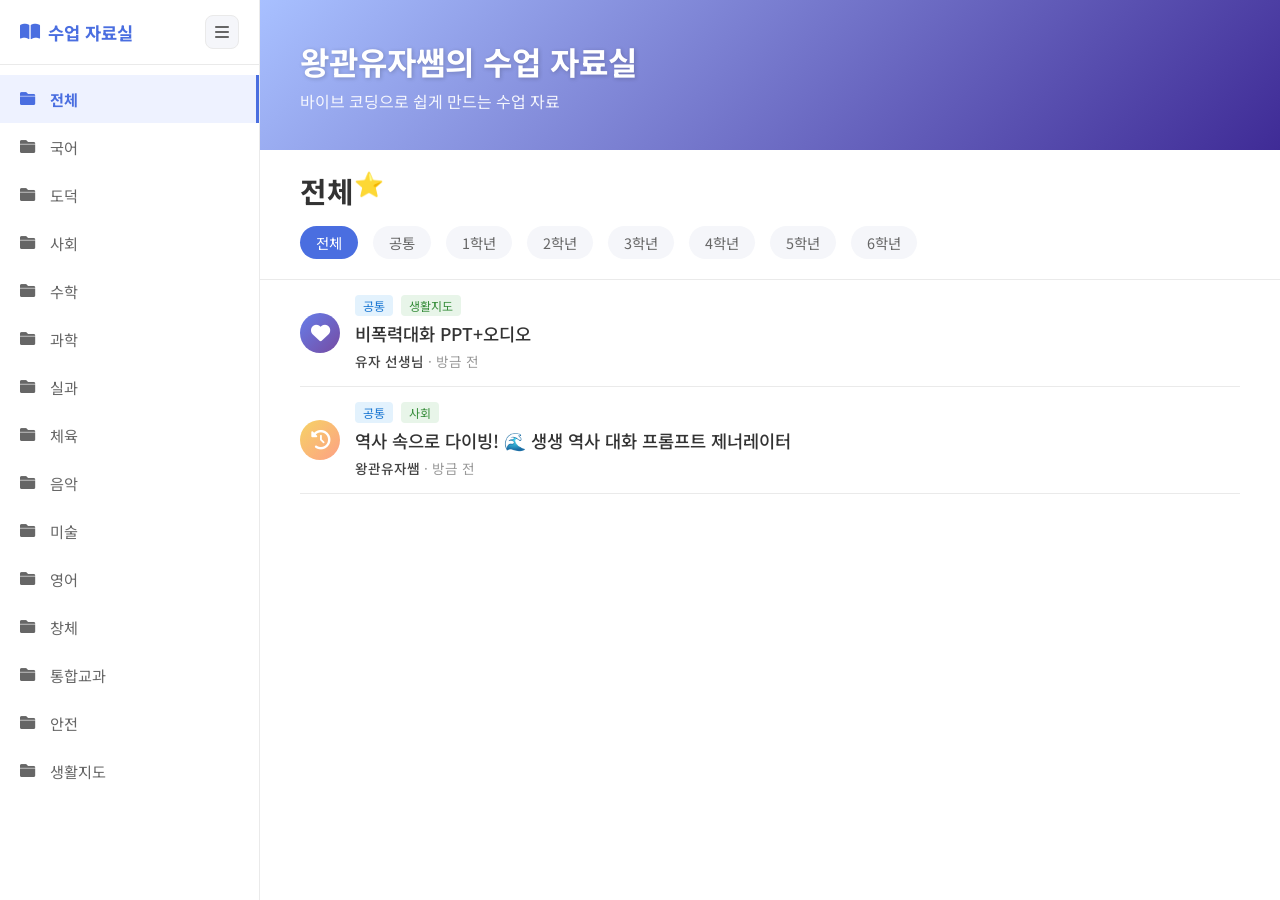
<file: index.html>
<!DOCTYPE html>
<html lang="ko">

<head>
    <meta charset="UTF-8">
    <meta name="viewport" content="width=device-width, initial-scale=1.0">
    <title>Yuja's Lesson Collection</title>
    <link rel="stylesheet" href="style.css">
    <link href="https://cdnjs.cloudflare.com/ajax/libs/font-awesome/6.0.0/css/all.min.css" rel="stylesheet">
    <link href="https://fonts.googleapis.com/css2?family=Noto+Sans+KR:wght@300;400;500;700&display=swap"
        rel="stylesheet">
</head>

<body>
    <div class="app-container">
        <!-- Sidebar -->
        <aside class="sidebar">
            <div class="sidebar-header">
                <h2 class="sidebar-title"><i class="fas fa-book-open"></i> <span>수업 자료실</span></h2>
                <button id="sidebar-toggle" class="sidebar-toggle"><i class="fas fa-bars"></i></button>
            </div>
            <ul class="nav-menu" id="subject-menu">
                <!-- JavaScript will populate this -->
            </ul>
        </aside>

        <!-- Main Content -->
        <main class="main-content">
            <!-- Top Banner -->
            <div class="top-banner">
                <div class="banner-content">
                    <h1>왕관유자쌤의 수업 자료실</h1>
                    <p>바이브 코딩으로 쉽게 만드는 수업 자료</p>
                </div>
            </div>

            <!-- Post List View -->
            <div id="post-list-view">
                <div class="content-header">
                    <h2 id="current-subject-title">전체</h2>
                    <div class="grade-tabs" id="grade-tabs">
                        <!-- JavaScript will populate this -->
                    </div>
                </div>
                <div class="post-list" id="post-list">
                    <!-- Posts will be generated here -->
                </div>
            </div>

            <!-- Single Post View -->
            <div id="post-detail-view" style="display: none;">
                <div class="detail-header">
                    <button id="back-to-list" class="back-btn"><i class="fas fa-arrow-left"></i> 목록으로</button>
                    <h2 id="detail-title">게시글 제목</h2>
                    <div class="detail-meta" id="detail-meta">학년 · 과목 · 작성자</div>
                </div>
                <div class="detail-body">
                    <div id="detail-text" class="detail-text">본문 내용이 여기에 들어갑니다.</div>
                    
                    <!-- Media Area (Conditional) -->
                    <div id="media-container" class="media-container">
                        <!-- Slideshow, Video, or Image will be injected here -->
                        
                        <!-- Audio Player Container -->
                        <div id="floating-audio-player" class="floating-audio" style="display: none;">
                        </div>
                    </div>
                </div>
            </div>
        </main>
    </div>



    <script src="app.js"></script>
</body>

</html>
</file>
<file: style.css>
:root {
    --primary-color: #4a6ee0;
    --primary-light: #eef2ff;
    --text-color: #333;
    --text-light: #666;
    --bg-color: #f5f6fa;
    --sidebar-bg: #ffffff;
    --border-color: #eaeaea;
    --hover-bg: #f8f9fa;
    --yellow-highlight: #ffc107;
}

* {
    box-sizing: border-box;
    margin: 0;
    padding: 0;
    font-family: 'Noto Sans KR', sans-serif;
}

body {
    background-color: var(--bg-color);
    color: var(--text-color);
    overflow-x: hidden;
}

.app-container {
    display: flex;
    height: 100vh;
}

/* Sidebar Styling */
.sidebar {
    width: 260px;
    background-color: var(--sidebar-bg);
    border-right: 1px solid var(--border-color);
    display: flex;
    flex-direction: column;
    overflow-y: auto;
    overflow-x: hidden;
    transition: width 0.3s cubic-bezier(0.4, 0, 0.2, 1);
}

.sidebar.collapsed {
    width: 72px;
}

.sidebar-header {
    padding: 15px 20px;
    border-bottom: 1px solid var(--border-color);
    display: flex;
    align-items: center;
    justify-content: space-between;
    min-height: 64px;
}

.sidebar-toggle {
    background: var(--bg-color);
    border: 1px solid var(--border-color);
    cursor: pointer;
    font-size: 1rem;
    color: var(--text-light);
    width: 34px;
    height: 34px;
    border-radius: 8px;
    display: flex;
    align-items: center;
    justify-content: center;
    transition: all 0.2s cubic-bezier(0.4, 0, 0.2, 1);
    flex-shrink: 0;
    z-index: 10;
}

.sidebar-toggle:hover {
    background-color: var(--primary-light);
    color: var(--primary-color);
    border-color: var(--primary-color);
    transform: scale(1.05);
}

.sidebar-title {
    font-size: 1.1rem;
    font-weight: 700;
    color: var(--primary-color);
    display: flex;
    align-items: center;
    gap: 8px;
    white-space: nowrap;
    transition: opacity 0.2s ease, transform 0.2s ease, width 0.2s ease;
    overflow: hidden;
}

.sidebar.collapsed .sidebar-title {
    opacity: 0;
    width: 0;
    pointer-events: none;
    margin: 0;
    transform: translateX(-10px);
}

.sidebar.collapsed .sidebar-header {
    justify-content: center;
    padding: 15px 0;
}

.nav-menu {
    list-style: none;
    padding: 10px 0;
}

.nav-item {
    padding: 12px 20px;
    cursor: pointer;
    font-size: 0.95rem;
    color: var(--text-light);
    transition: all 0.2s;
    display: flex;
    align-items: center;
    gap: 15px; /* Increased gap for icon separation */
    white-space: nowrap;
    min-height: 48px;
}

.sidebar.collapsed .nav-item {
    justify-content: center; /* Center icons in collapsed view if needed, but keeping padding 20 is okay */
}

.sidebar.collapsed .nav-item span {
    display: none;
}

.sidebar.collapsed .nav-item i {
    font-size: 1.1rem;
    min-width: 24px;
    text-align: center;
}

.nav-item:hover {
    background-color: var(--hover-bg);
    color: var(--primary-color);
}

.nav-item.active {
    color: var(--primary-color);
    font-weight: 700;
    background-color: var(--primary-light);
    border-right: 3px solid var(--primary-color);
}

/* Main Content Styling */
.main-content {
    flex: 1;
    display: flex;
    flex-direction: column;
    overflow-y: auto;
    background-color: #ffffff;
}

.top-banner {
    height: 150px;
    background: linear-gradient(135deg, #a8c0ff 0%, #3f2b96 100%);
    position: relative;
    display: flex;
    align-items: center;
    padding: 0 40px;
}

.banner-content h1 {
    color: white;
    font-size: 2rem;
    text-shadow: 1px 1px 4px rgba(0,0,0,0.2);
}

.banner-content p {
    color: rgba(255,255,255,0.9);
    margin-top: 5px;
}

.content-header {
    padding: 20px 40px;
    border-bottom: 1px solid var(--border-color);
}

.content-header h2 {
    font-size: 1.8rem;
    margin-bottom: 15px;
    display: inline-block;
    position: relative;
}

.content-header h2::after {
    content: "⭐";
    position: absolute;
    right: -30px;
    top: -5px;
    font-size: 1.5rem;
    color: var(--yellow-highlight);
}

.grade-tabs {
    display: flex;
    gap: 15px;
    flex-wrap: wrap;
}

.tab-item {
    padding: 6px 16px;
    background-color: var(--bg-color);
    border-radius: 20px;
    font-size: 0.9rem;
    color: var(--text-light);
    cursor: pointer;
    transition: all 0.2s;
}

.tab-item:hover {
    background-color: #e0e0e0;
}

.tab-item.active {
    background-color: var(--primary-color);
    color: white;
}

/* Post List Styling */
.post-list {
    padding: 0 40px 40px 40px;
}

.post-card {
    display: flex;
    align-items: center;
    padding: 15px 0;
    border-bottom: 1px solid var(--border-color);
    cursor: pointer;
    transition: transform 0.2s, background-color 0.2s;
}

.post-card:hover {
    background-color: #fcfcfc;
    transform: translateX(5px);
}

.post-icon {
    width: 40px;
    height: 40px;
    border-radius: 50%;
    background: linear-gradient(135deg, #ff9a9e 0%, #fecfef 99%, #fecfef 100%);
    display: flex;
    justify-content: center;
    align-items: center;
    color: white;
    font-size: 1.2rem;
    margin-right: 15px;
    flex-shrink: 0;
}

.post-content {
    flex: 1;
}

.post-badges {
    display: flex;
    gap: 8px;
    margin-bottom: 5px;
}

.badge {
    font-size: 0.75rem;
    padding: 2px 8px;
    border-radius: 4px;
    background-color: #eee;
    color: #555;
}

.badge.grade { background-color: #e3f2fd; color: #1976d2; }
.badge.subject { background-color: #e8f5e9; color: #388e3c; }

.post-title {
    font-size: 1.1rem;
    font-weight: 500;
    margin-bottom: 5px;
}

.post-meta {
    font-size: 0.85rem;
    color: #999;
}

/* Single Post Detail View */
.detail-header {
    padding: 30px 40px 20px;
    border-bottom: 1px solid var(--border-color);
}

.back-btn {
    border: none;
    background: none;
    color: var(--primary-color);
    font-size: 0.9rem;
    cursor: pointer;
    padding: 0;
    margin-bottom: 15px;
    display: flex;
    align-items: center;
    gap: 5px;
}

#detail-title {
    font-size: 1.8rem;
    margin-bottom: 5px;
}

.detail-meta {
    font-size: 0.9rem;
    color: var(--text-light);
}

.detail-body {
    padding: 30px 40px;
}

.detail-text {
    font-size: 1.1rem;
    line-height: 1.6;
    margin-bottom: 30px;
    white-space: pre-line;
}

.media-container {
    background-color: #f0f0f0;
    border-radius: 12px;
    overflow: hidden;
    position: relative;
    width: 60%; /* 절반 정도로 줄임 */
    min-height: 300px; /* 높이도 조정 */
    margin: 20px 0;
    display: flex;
    flex-direction: column;
}

.slideshow-container {
    position: relative;
    width: 100%;
    flex: 1;
    display: flex;
    justify-content: center;
    align-items: center;
    background-color: #000;
    min-height: 300px;
}

.slideshow-container img {
    max-width: 100%;
    max-height: 600px;
    object-fit: contain;
}

.floating-audio {
    position: relative; /* 본문에서는 겹치지 않게 상대 위치 */
    margin-top: 15px;
    width: 100%;
    z-index: 100;
    transition: all 0.3s ease;
}

.audio-player.small {
    background-color: #f8f9fa;
    border: 1px solid var(--border-color);
    border-radius: 12px;
    padding: 12px 20px;
    box-shadow: none;
    width: 100%;
    display: flex;
    flex-direction: column;
    gap: 8px;
}

.player-header {
    display: flex;
    justify-content: flex-start;
    align-items: center;
}

.player-filename {
    font-size: 0.75rem;
    color: var(--text-light);
    font-weight: 400;
}

.player-controls-row {
    display: flex;
    align-items: center;
    gap: 12px;
    width: 100%;
}

.expand-btn {
    position: absolute;
    top: 20px;
    right: 20px;
    z-index: 100;
    width: 40px;
    height: 40px;
    background-color: rgba(255, 255, 255, 0.2);
    border: none;
    border-radius: 8px;
    color: white;
    cursor: pointer;
    transition: background 0.2s;
}
.expand-btn:hover { background-color: rgba(255, 255, 255, 0.4); }

.speed-container {
    display: flex;
    align-items: center;
    background: #eee;
    border-radius: 4px;
    overflow: hidden;
    height: 30px;
}

.speed-btn {
    border: none;
    background: none;
    padding: 0 8px;
    cursor: pointer;
    font-size: 0.7rem;
    color: #666;
    height: 100%;
}

.speed-btn:hover {
    background: #e0e0e0;
}

.speed-input {
    width: 40px;
    border: none;
    background: none;
    text-align: center;
    font-size: 0.8rem;
    font-weight: 600;
    color: #333;
    outline: none;
}

.time-text {
    font-size: 0.8rem;
    color: #666;
    min-width: 45px;
    text-align: center;
}

/* Volume Control */
.volume-control-wrapper {
    position: relative;
    display: flex;
    align-items: center;
}

.volume-popup {
    position: absolute;
    bottom: 100%;
    right: 0;
    background: white;
    border: 1px solid var(--border-color);
    border-radius: 8px;
    padding: 10px;
    box-shadow: 0 4px 15px rgba(0,0,0,0.1);
    display: flex;
    align-items: center;
    gap: 10px;
    margin-bottom: 10px;
    flex-direction: row; /* Horizontal as per screenshot */
    z-index: 1001;
}

.volume-slider {
    width: 100px;
    cursor: pointer;
    accent-color: var(--primary-color);
}

.mute-toggle {
    cursor: pointer;
    font-size: 0.9rem;
    color: #444;
    width: 20px;
    display: flex;
    justify-content: center;
}

.slide-nav {
    position: absolute;
    top: 50%;
    transform: translateY(-50%);
    background: rgba(255,255,255,0.2);
    border: none;
    color: white;
    width: 50px;
    height: 50px;
    border-radius: 50%;
    font-size: 1.5rem;
    cursor: pointer;
    transition: background 0.2s;
    display: flex;
    justify-content: center;
    align-items: center;
}

.slide-nav:hover {
    background: rgba(255,255,255,0.5);
}

.slide-nav.prev { left: 10px; }
.slide-nav.next { right: 10px; }

.slide-counter {
    position: absolute;
    bottom: -15px;
    right: 0;
    color: #ccc;
    font-size: 0.9rem;
}

.modal-footer {
    padding: 20px;
    background-color: #f9f9f9;
}

.audio-player {
    display: flex;
    align-items: center;
    gap: 15px;
    width: 100%;
    max-width: 800px;
    margin: 0 auto;
}

.control-btn {
    padding: 10px 20px;
    background-color: var(--primary-color);
    color: white;
    border: none;
    border-radius: 20px;
    cursor: pointer;
    font-weight: 500;
    display: flex;
    align-items: center;
    gap: 8px;
    transition: background-color 0.2s;
}

.control-btn:hover { background-color: #385bb5; }
.control-btn.secondary { background-color: #6c757d; padding: 10px; border-radius: 8px; }
.control-btn.secondary:hover { background-color: #5a6268; }

.media-container:fullscreen {
    padding: 0;
    background-color: black;
    display: flex;
    justify-content: center;
    align-items: center;
}
.media-container:fullscreen .slideshow-container {
    max-width: none;
    height: 100vh;
}
.media-container:fullscreen .slideshow-container img {
    max-height: 100vh;
    border-radius: 0;
}

/* Fullscreen States */
.media-container:fullscreen .floating-audio {
    position: fixed;
    bottom: 20px;
    right: 20px;
    left: auto;
    transform: none;
    width: min(800px, 95vw); /* Width increased */
    display: flex;
    flex-direction: column;
    align-items: flex-end;
}

.media-container:fullscreen .audio-player.small {
    display: none; /* Hide non-playing ones */
    background-color: rgba(255, 255, 255, 0.5); /* 50% Translucent */
    backdrop-filter: blur(8px);
    border-radius: 40px;
    box-shadow: 0 10px 30px rgba(0,0,0,0.3);
    padding: 10px 25px;
    width: 100%;
}

.media-container:fullscreen .audio-player.small.active-playing {
    display: flex; /* Only show active one */
}

.media-container:fullscreen .floating-audio #fullscreen-btn {
    display: none;
}

.media-container:fullscreen .floating-audio #close-fullscreen-btn {
    display: flex !important;
}

.progress-bar-container {
    flex: 1;
    height: 8px;
    background-color: #ddd;
    border-radius: 4px;
    cursor: pointer;
    position: relative;
}

.progress-bar {
    height: 100%;
    background-color: var(--primary-color);
    border-radius: 4px;
    width: 0%;
    pointer-events: none;
    position: relative;
}

.progress-thumb {
    position: absolute;
    right: -6px;
    top: 50%;
    transform: translateY(-50%);
    width: 12px;
    height: 12px;
    background-color: #fff;
    border: 2px solid var(--primary-color);
    border-radius: 50%;
    box-shadow: 0 0 5px rgba(0,0,0,0.3);
}

#time-display {
    font-size: 0.85rem;
    color: var(--text-light);
    min-width: 80px;
    text-align: right;
}

.speed-select {
    padding: 8px;
    border-radius: 4px;
    border: 1px solid #ddd;
    background-color: white;
    font-size: 0.9rem;
    cursor: pointer;
}
</file>
